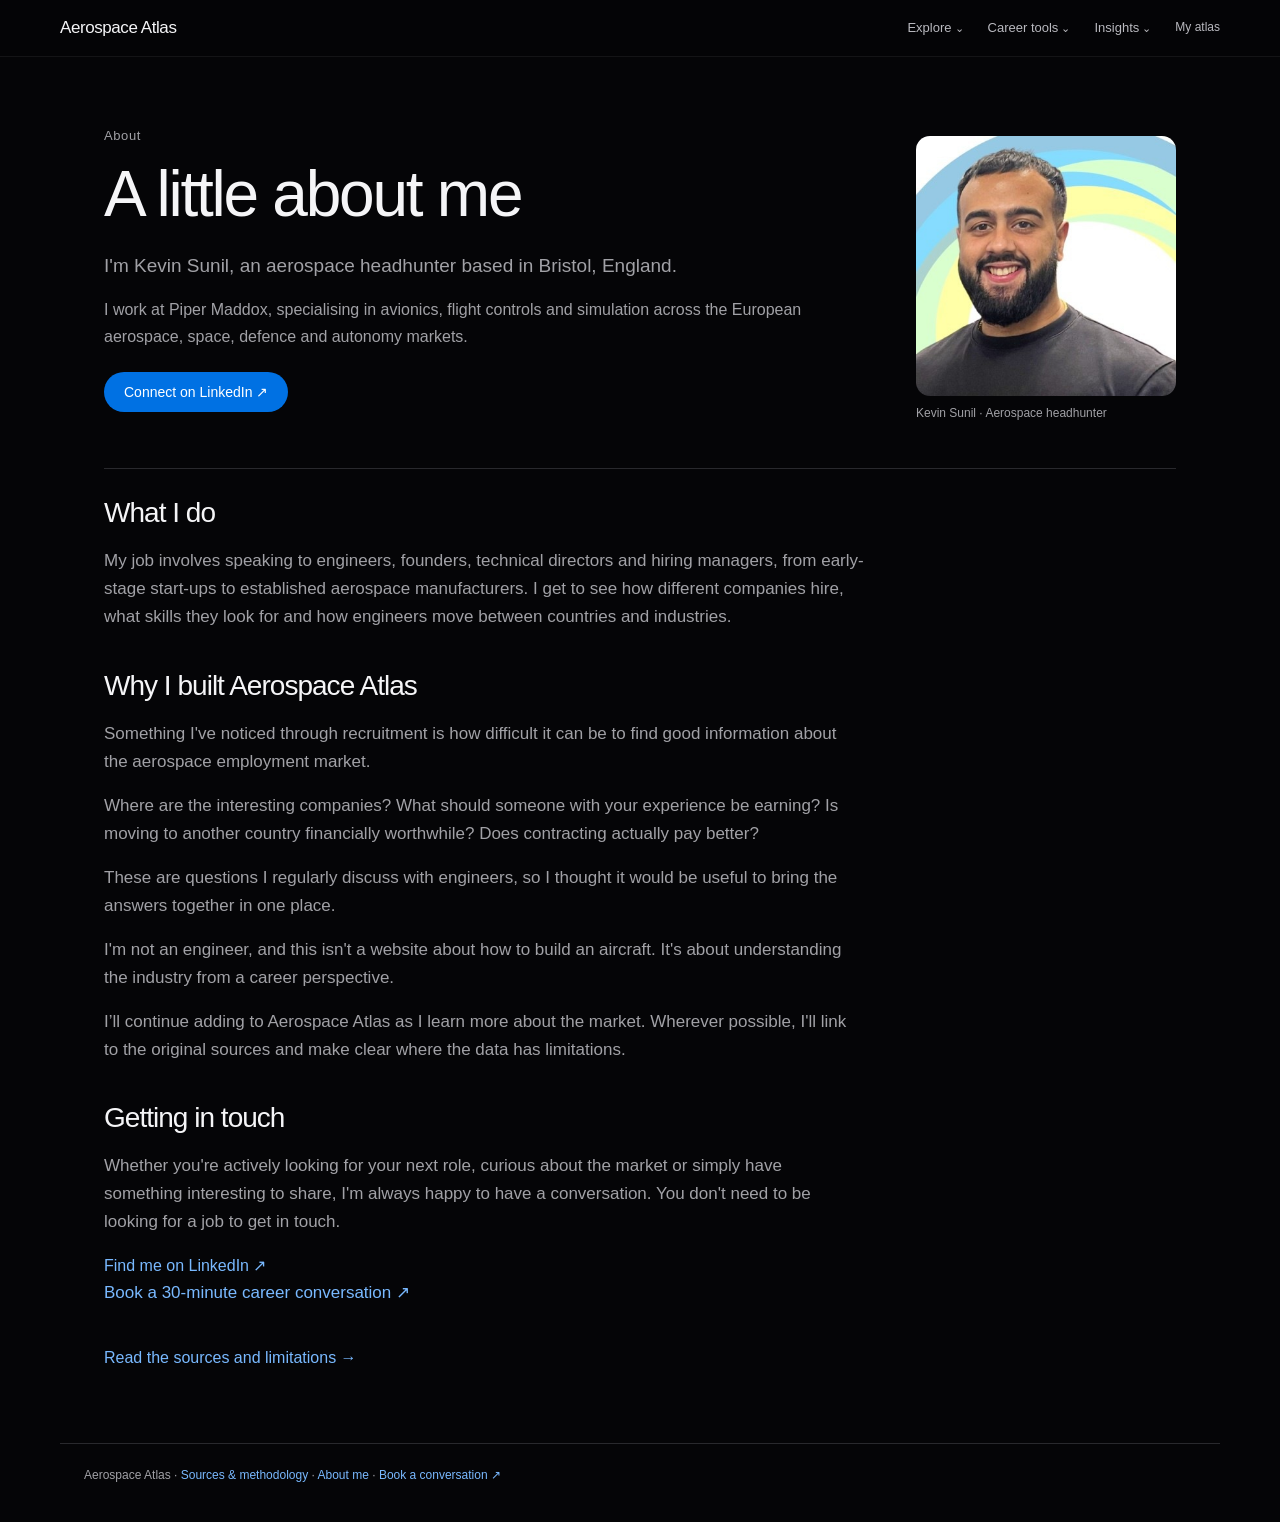
<file: about.html>
<!DOCTYPE html>

<html lang="en"><head><meta charset="utf-8"/><meta content="width=device-width,initial-scale=1" name="viewport"/><title>About | Aerospace Atlas</title><link href="style.css" rel="stylesheet"/><script>const clean=new URL(location.href);if(clean.searchParams.has("utm_source")){clean.searchParams.delete("utm_source");history.replaceState(null,"",clean.pathname+clean.search+clean.hash)}</script></head><body class="page page-about"><header><a class="brand" href="index.html">Aerospace Atlas</a><nav aria-label="Main navigation" class="atlas-nav"><details class="nav-group"><summary>Explore</summary><div class="nav-menu"><a href="companies.html">Companies & places</a></div></details><details class="nav-group"><summary>Career tools</summary><div class="nav-menu"><a href="salary-calculator.html">Salary calculator</a><a href="inside-ir35.html">Inside IR35</a><a href="outside-ir35.html">Outside IR35</a><a href="relocation.html">Cost of living</a><a href="skills.html">Transferable skills</a></div></details><details class="nav-group"><summary>Insights</summary><div class="nav-menu"><a href="news.html">Industry news</a><a href="salaries.html">Pay & offers</a><a href="insights.html">Field notes</a></div></details><a href="personal.html">My atlas</a></nav></header><main class="subpage-main"><section class="profile-intro page-hero page-hero-about"><div><div class="eyebrow">About</div><h1>A little about me</h1><p class="intro">I'm Kevin Sunil, an aerospace headhunter based in Bristol, England.</p><p>I work at Piper Maddox, specialising in avionics, flight controls and simulation across the European aerospace, space, defence and autonomy markets.</p><div class="profile-links"><a class="primary" href="https://www.linkedin.com/in/kevin-sunil-26225a200/" rel="noopener noreferrer" target="_blank">Connect on LinkedIn ↗</a></div></div><figure class="profile-photo"><img alt="Portrait of Kevin Sunil" height="400" src="kevin-sunil.jpg" width="400"/><figcaption>Kevin Sunil · Aerospace headhunter</figcaption></figure></section><div class="profile-copy"><div class="chapter"><h2>What I do</h2><p>My job involves speaking to engineers, founders, technical directors and hiring managers, from early-stage start-ups to established aerospace manufacturers. I get to see how different companies hire, what skills they look for and how engineers move between countries and industries.</p></div><div class="chapter"><h2>Why I built Aerospace Atlas</h2><p>Something I've noticed through recruitment is how difficult it can be to find good information about the aerospace employment market.</p><p>Where are the interesting companies? What should someone with your experience be earning? Is moving to another country financially worthwhile? Does contracting actually pay better?</p><p>These are questions I regularly discuss with engineers, so I thought it would be useful to bring the answers together in one place.</p><p>I'm not an engineer, and this isn't a website about how to build an aircraft. It's about understanding the industry from a career perspective.</p><p>I’ll continue adding to Aerospace Atlas as I learn more about the market. Wherever possible, I'll link to the original sources and make clear where the data has limitations.</p></div><div class="chapter"><h2>Getting in touch</h2><p>Whether you're actively looking for your next role, curious about the market or simply have something interesting to share, I'm always happy to have a conversation. You don't need to be looking for a job to get in touch.</p><a href="https://www.linkedin.com/in/kevin-sunil-26225a200/" rel="noopener noreferrer" target="_blank">Find me on LinkedIn ↗</a><p><a href="https://calendly.com/k-sunil-pipermaddox/30min" target="_blank" rel="noopener noreferrer">Book a 30-minute career conversation ↗</a></p></div><a href="sources.html">Read the sources and limitations →</a></div></main><footer>Aerospace Atlas · <a href="sources.html">Sources &amp; methodology</a> · <a href="about.html" aria-current="page">About me</a> · <a href="https://calendly.com/k-sunil-pipermaddox/30min" target="_blank" rel="noopener noreferrer">Book a conversation ↗</a></footer><script src="navigation.js"></script></body></html>
</file>
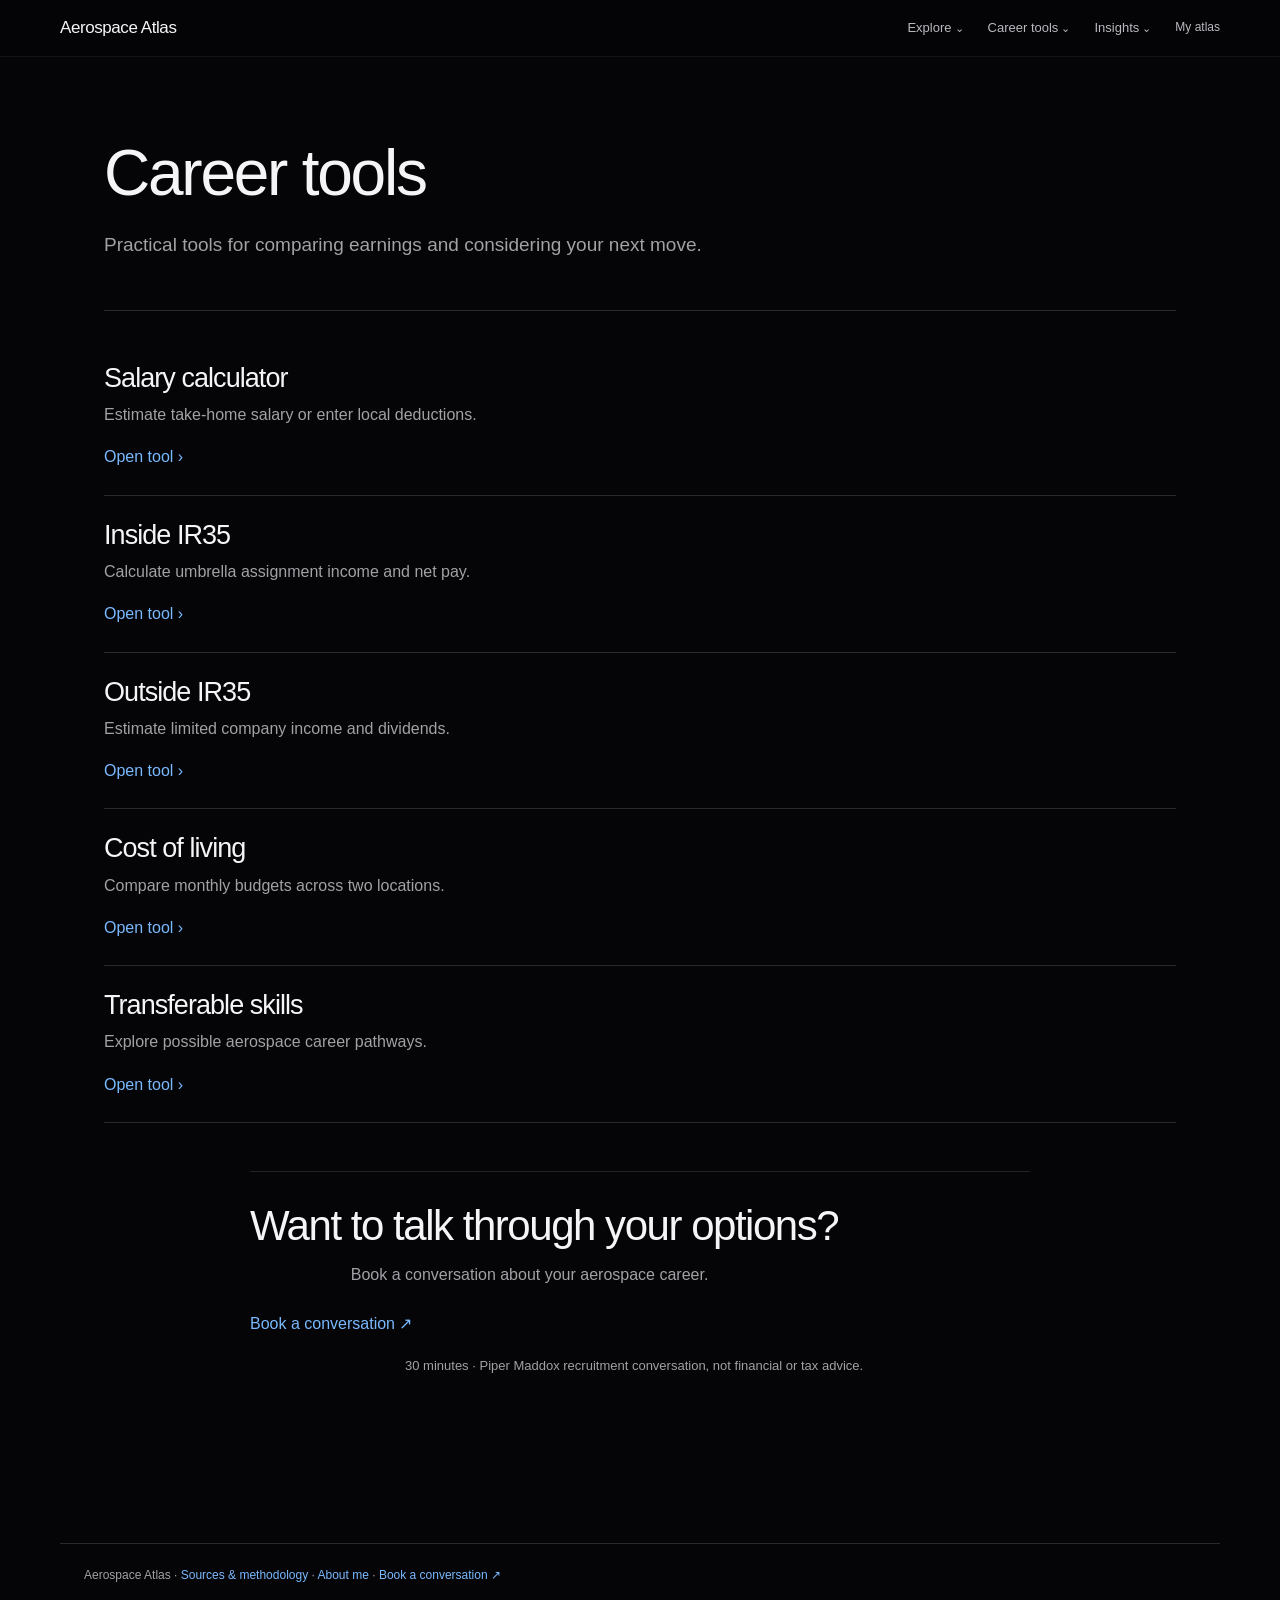
<file: career-tools.html>
<!DOCTYPE html>

<html lang="en"><head><meta charset="utf-8"/><meta content="width=device-width,initial-scale=1" name="viewport"/><title>Career tools | Aerospace Atlas</title><link href="style.css" rel="stylesheet"/><script>const clean=new URL(location.href);if(clean.searchParams.has("utm_source")){clean.searchParams.delete("utm_source");history.replaceState(null,"",clean.pathname+clean.search+clean.hash)}</script></head><body class="page"><header><a class="brand" href="index.html">Aerospace Atlas</a><nav aria-label="Main navigation" class="atlas-nav"><details class="nav-group"><summary>Explore</summary><div class="nav-menu"><a href="companies.html">Companies & places</a></div></details><details class="nav-group"><summary>Career tools</summary><div class="nav-menu"><a href="salary-calculator.html">Salary calculator</a><a href="inside-ir35.html">Inside IR35</a><a href="outside-ir35.html">Outside IR35</a><a href="relocation.html">Cost of living</a><a href="skills.html">Transferable skills</a></div></details><details class="nav-group"><summary>Insights</summary><div class="nav-menu"><a href="news.html">Industry news</a><a href="salaries.html">Pay & offers</a><a href="insights.html">Field notes</a></div></details><a href="personal.html">My atlas</a></nav></header><main class="subpage-main"><section class="page-hero"><h1>Career tools</h1><p class="intro">Practical tools for comparing earnings and considering your next move.</p></section><div class="tool-list"><a href="salary-calculator.html"><h2>Salary calculator</h2><p>Estimate take-home salary or enter local deductions.</p><span>Open tool ›</span></a><a href="inside-ir35.html"><h2>Inside IR35</h2><p>Calculate umbrella assignment income and net pay.</p><span>Open tool ›</span></a><a href="outside-ir35.html"><h2>Outside IR35</h2><p>Estimate limited company income and dividends.</p><span>Open tool ›</span></a><a href="relocation.html"><h2>Cost of living</h2><p>Compare monthly budgets across two locations.</p><span>Open tool ›</span></a><a href="skills.html"><h2>Transferable skills</h2><p>Explore possible aerospace career pathways.</p><span>Open tool ›</span></a></div><section class="career-conversation"><h2>Want to talk through your options?</h2><p>Book a conversation about your aerospace career.</p><a href="https://calendly.com/k-sunil-pipermaddox/30min" target="_blank" rel="noopener noreferrer">Book a conversation ↗</a><p class="small">30 minutes · Piper Maddox recruitment conversation, not financial or tax advice.</p></section></main><footer>Aerospace Atlas · <a href="sources.html">Sources &amp; methodology</a> · <a href="about.html">About me</a> · <a href="https://calendly.com/k-sunil-pipermaddox/30min" target="_blank" rel="noopener noreferrer">Book a conversation ↗</a></footer><script src="navigation.js"></script></body></html>
</file>
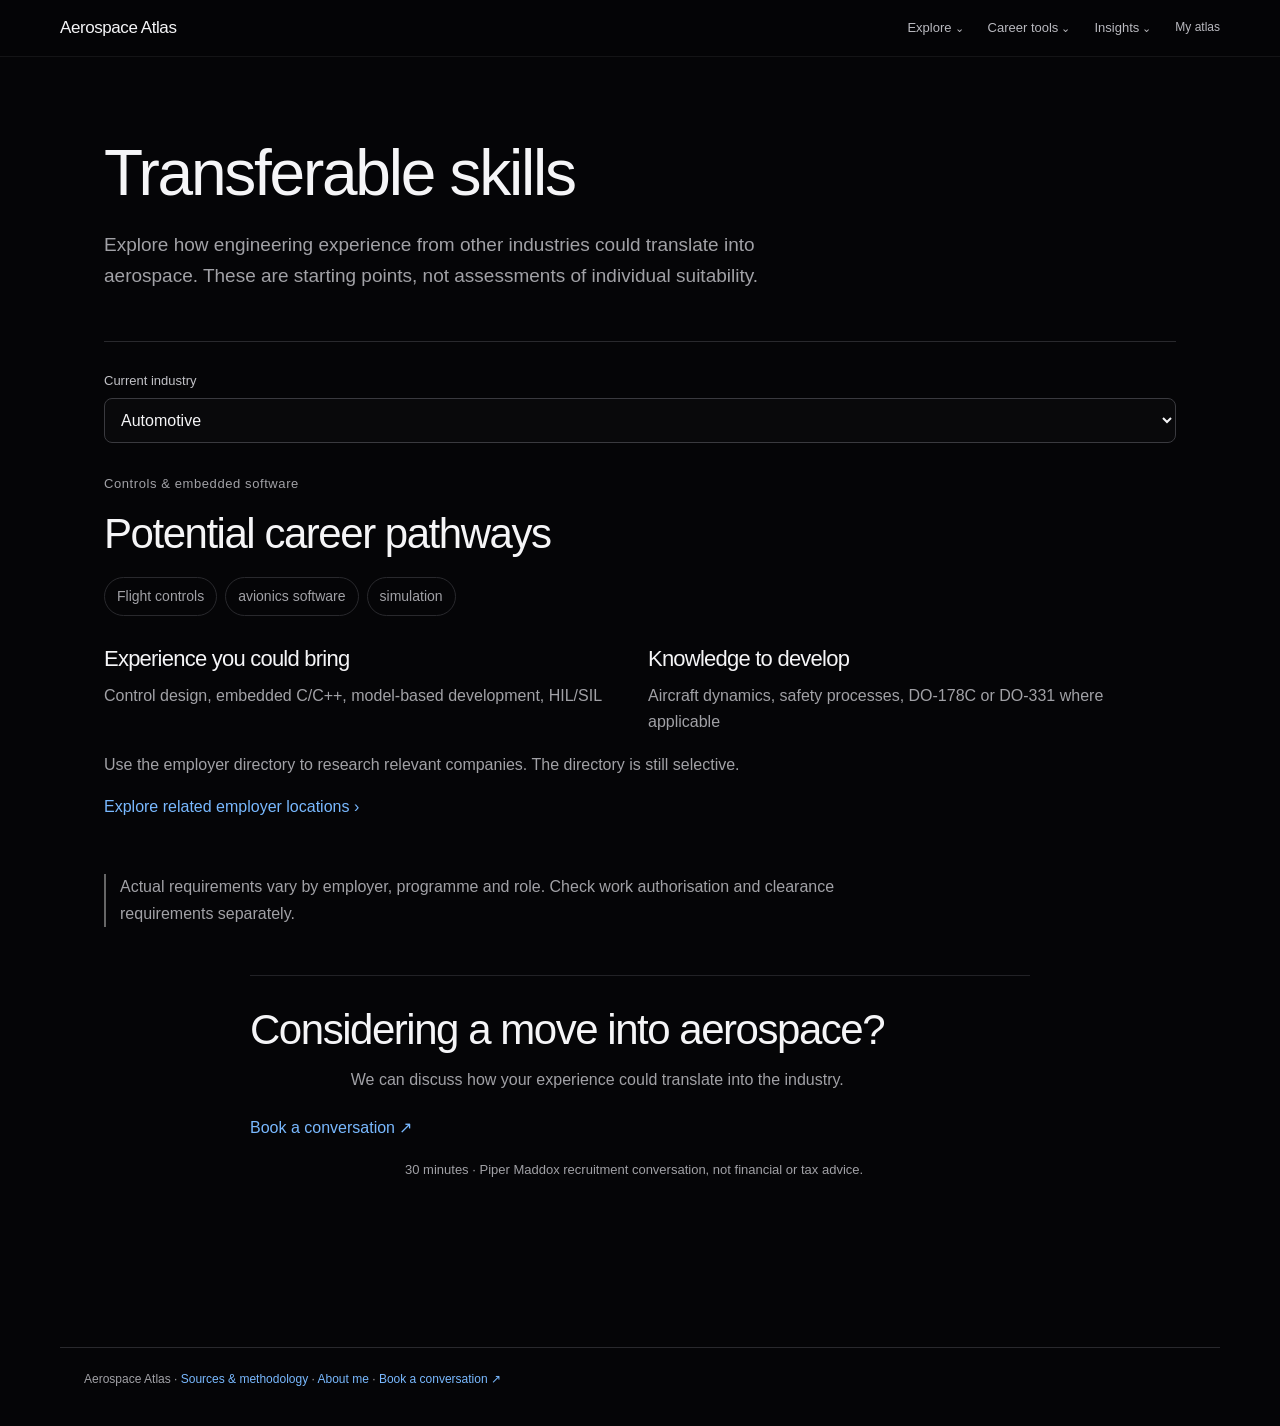
<file: skills.html>
<!DOCTYPE html>

<html lang="en"><head><meta charset="utf-8"/><meta content="width=device-width,initial-scale=1" name="viewport"/><title>Transferable skills | Aerospace Atlas</title><link href="style.css" rel="stylesheet"/><script>const clean=new URL(location.href);if(clean.searchParams.has("utm_source")){clean.searchParams.delete("utm_source");history.replaceState(null,"",clean.pathname+clean.search+clean.hash)}</script></head><body class="page"><header><a class="brand" href="index.html">Aerospace Atlas</a><nav aria-label="Main navigation" class="atlas-nav"><details class="nav-group"><summary>Explore</summary><div class="nav-menu"><a href="companies.html">Companies & places</a></div></details><details class="nav-group"><summary>Career tools</summary><div class="nav-menu"><a href="salary-calculator.html">Salary calculator</a><a href="inside-ir35.html">Inside IR35</a><a href="outside-ir35.html">Outside IR35</a><a href="relocation.html">Cost of living</a><a href="skills.html" aria-current="page">Transferable skills</a></div></details><details class="nav-group"><summary>Insights</summary><div class="nav-menu"><a href="news.html">Industry news</a><a href="salaries.html">Pay & offers</a><a href="insights.html">Field notes</a></div></details><a href="personal.html">My atlas</a></nav></header><main class="subpage-main"><section class="page-hero"><h1>Transferable skills</h1><p class="intro">Explore how engineering experience from other industries could translate into aerospace. These are starting points, not assessments of individual suitability.</p></section><label for="origin">Current industry</label><select id="origin"><option value="0">Automotive</option><option value="1">Motorsport</option><option value="2">Robotics</option><option value="3">Industrial automation</option><option value="4">Energy</option><option value="5">Software & technology</option><option value="6">Other engineering</option></select><div id="pathway" aria-live="polite"></div><p class="notice">Actual requirements vary by employer, programme and role. Check work authorisation and clearance requirements separately.</p><section class="career-conversation"><h2>Considering a move into aerospace?</h2><p>We can discuss how your experience could translate into the industry.</p><a href="https://calendly.com/k-sunil-pipermaddox/30min" target="_blank" rel="noopener noreferrer">Book a conversation ↗</a><p class="small">30 minutes · Piper Maddox recruitment conversation, not financial or tax advice.</p></section></main><footer>Aerospace Atlas · <a href="sources.html">Sources &amp; methodology</a> · <a href="about.html">About me</a> · <a href="https://calendly.com/k-sunil-pipermaddox/30min" target="_blank" rel="noopener noreferrer">Book a conversation ↗</a></footer><script>const paths=[["Automotive", "Controls & embedded software", "Flight controls; avionics software; simulation", "Control design, embedded C/C++, model-based development, HIL/SIL", "Aircraft dynamics, safety processes, DO-178C or DO-331 where applicable", "avionics"], ["Motorsport", "Aerodynamics & structures", "Aerodynamics; aircraft structures; spacecraft mechanical design", "CFD, FEA, composites, lightweight design, test correlation", "Flight load cases, fatigue, certification evidence, vacuum and thermal environments for space roles", "aircraft"], ["Robotics", "Autonomy & controls", "GNC; autonomous flight; robotics", "State estimation, sensor fusion, motion planning, control algorithms", "Flight dynamics, navigation integrity, real-time verification and flight testing", "space"], ["Industrial automation", "Controls & integration", "Ground systems; test engineering; production systems", "PLC/SCADA, instrumentation, commissioning, systems integration", "Aerospace interfaces, mission operations or product assurance, depending on role", "space"], ["Energy", "Electrical & thermal engineering", "Power systems; thermal engineering; test engineering", "Power electronics, heat transfer, fluid systems, modelling and validation", "Mass and volume constraints, aerospace qualification, vibration and environmental testing", "aerospace"], ["Software & technology", "Embedded & software engineering", "Flight software; ground software; simulation", "Software architecture, C/C++, Python, testing, CI/CD", "Real-time constraints, fault tolerance, spacecraft interfaces and safety assurance where relevant", "space"], ["Other engineering", "Mechanical & systems engineering", "Systems engineering; mechanical design; integration and test", "Requirements, design reviews, CAD, verification and interface management", "Programme-specific standards, qualification, aerospace materials and environmental constraints", "aerospace"]];function showPath(){const [industry,focus,roles,skills,gaps,q]=paths[Number(document.getElementById("origin").value)];document.getElementById("pathway").innerHTML=`<section><p class="eyebrow">${focus}</p><h2>Potential career pathways</h2><div class="path-roles">${roles.split("; ").map(x=>`<span class="pill">${x}</span>`).join("")}</div><div class="grid"><article><h3>Experience you could bring</h3><p>${skills}</p></article><article><h3>Knowledge to develop</h3><p>${gaps}</p></article></div><p>Use the employer directory to research relevant companies. The directory is still selective.</p><a href="companies.html?search=${encodeURIComponent(q)}">Explore related employer locations ›</a></section>`}document.getElementById("origin").addEventListener("change",showPath);showPath();</script><script src="navigation.js"></script></body></html>
</file>
<file: style.css>
:root{color-scheme:dark;--bg:#050507;--panel:#121214;--ink:#f5f5f7;--muted:#a1a1a6;--accent:#79b9ff;--line:#29292d;--font:-apple-system,BlinkMacSystemFont,"Segoe UI","Inter",Arial,sans-serif;--heading:-apple-system,BlinkMacSystemFont,"Segoe UI Light","Inter", "Segoe UI",Arial,sans-serif}
*{box-sizing:border-box}html{scroll-padding-top:85px}body{margin:0;background:var(--bg);color:var(--ink);font:400 16px/1.65 var(--font);min-height:100vh}a{color:var(--accent);text-decoration:none}a:hover{text-decoration:underline}a:focus-visible,button:focus-visible,summary:focus-visible,input:focus-visible,select:focus-visible{outline:2px solid var(--accent);outline-offset:4px}img[hidden],a[hidden]{display:none!important}header{position:sticky;top:0;z-index:10;display:flex;align-items:center;justify-content:space-between;gap:20px;padding:14px max(24px,calc((100% - 1160px)/2));background:#050507e8;backdrop-filter:blur(24px);border-bottom:1px solid #ffffff10}header .brand{font-size:17px;font-weight:500;color:var(--ink);white-space:nowrap;letter-spacing:-.025em}nav{display:flex;align-items:center;flex-wrap:wrap;gap:18px}nav a{font-size:12px;color:#b9b9bf;white-space:nowrap}nav a[aria-current]{color:#fff}main{max-width:1120px;margin:auto;padding:44px 24px}h1,h2,h3,.headline strong,.result{font-family:var(--heading);font-weight:350;letter-spacing:-.035em;line-height:1.15}h1{font-size:clamp(38px,5vw,68px);margin:12px 0 18px}h2{font-size:clamp(27px,3.5vw,42px);margin:12px 0 18px}h3{font-size:22px;margin:0 0 12px}p{color:var(--muted);margin:0 0 16px;max-width:800px}.intro{font-size:19px;line-height:1.65;max-width:740px}.eyebrow,.small,.tag,.count{color:var(--muted);font-size:13px}.eyebrow{letter-spacing:.045em}.home-main{max-width:none;padding:0}.home-hero{text-align:center;background:#050507;margin:0;overflow:hidden}.cover-copy{padding:68px 24px 34px;margin:auto;max-width:820px}.home-hero h1{font-size:clamp(54px,7.5vw,104px);font-weight:300;letter-spacing:-.055em;margin:0 0 18px}.home-hero p{font-size:clamp(17px,2vw,21px);max-width:620px;margin:0 auto 20px}.editorial-link{font-size:16px;color:var(--accent)}.hero-visual{position:relative;margin:0 auto;max-width:1500px;min-height:clamp(180px,33vw,470px);background:radial-gradient(ellipse at 50% 115%,#23364c 0%,#0b121d 34%,#050507 70%);display:grid;place-items:center;overflow:hidden}.hero-visual .cover-photo{width:100%;height:auto;max-height:620px;object-fit:contain;display:block;mask-image:linear-gradient(to bottom,transparent 0%,#000 12%,#000 78%,transparent 100%)}.photo-credit{position:absolute;bottom:12px;right:24px;color:#a1a1a6;font-size:11px}.home-section-title,.feature-grid,.home-note{max-width:1160px;width:calc(100% - 48px);margin-left:auto;margin-right:auto}.home-section-title{text-align:center;margin-top:54px;margin-bottom:28px}.home-section-title h2{font-size:30px}.feature-grid{display:grid;grid-template-columns:repeat(2,minmax(0,1fr));gap:12px}.feature-tile{display:flex;flex-direction:column;align-items:center;justify-content:flex-start;text-align:center;background:#101012;min-height:280px;overflow:hidden;color:var(--ink);padding:38px 26px 0;position:relative;isolation:isolate}.feature-tile:hover{text-decoration:none;background:#151517}.feature-tile:hover .feature-copy span{text-decoration:underline}.feature-wide{grid-column:1/-1;min-height:350px;background:#0c0c0e}.feature-copy{position:relative;z-index:1;max-width:540px}.feature-copy h2{font-size:clamp(26px,3vw,42px);font-weight:350;margin:0 0 10px}.feature-copy p{font-size:16px;margin:0 auto 12px}.feature-copy span{color:var(--accent);font-size:15px}.tile-photo{width:100%;height:190px;object-fit:contain;display:block;margin:22px auto 0;mask-image:linear-gradient(to bottom,transparent,#000 18%,#000 85%,transparent);transition:transform .4s}.feature-wide .tile-photo{height:260px}.feature-tile:hover .tile-photo{transform:scale(1.02)}.text-tile{min-height:240px;justify-content:center;padding:36px 24px}.feature-tile[href="about.html"] .tile-photo{width:130px;height:130px;object-fit:contain;mask-image:none;border-radius:50%;margin-bottom:24px}.home-note{margin-top:38px;margin-bottom:38px;font-size:14px;text-align:center}.subpage-main{padding-top:58px}.page-hero{padding:10px 0 34px;margin:0 0 28px;border-bottom:1px solid var(--line);background:none}.page-hero h1{font-weight:350}.chapter{max-width:760px;margin:28px 0 38px}.chapter h2{font-size:28px}.chapter p{font-size:17px}.grid{display:grid;grid-template-columns:repeat(auto-fit,minmax(min(260px,100%),1fr));gap:16px}.panel,.recommend,.headline{background:var(--panel);padding:24px;border:1px solid #ffffff0c;border-radius:14px;min-width:0}.panel .panel{padding:18px}.headline{margin:20px 0 12px;background:#151518}.headline strong{display:block;font-size:clamp(34px,5vw,60px);margin:6px 0 10px}.headline p{margin-bottom:0}.result{font-size:clamp(26px,3vw,40px);font-variant-numeric:tabular-nums}.recommend{margin:16px 0}.quick{display:grid;grid-template-columns:repeat(auto-fit,minmax(240px,1fr));gap:12px}.quick a{padding:22px;background:var(--panel);color:var(--ink);border-radius:12px}.quick strong,.quick span{display:block}.quick span{color:var(--muted)}section{padding:30px 0}label{display:block;color:#c2c2c7;font-size:13px;margin:14px 0 6px}input,select{width:100%;background:#09090b;border:1px solid #3a3a3f;color:var(--ink);border-radius:8px;padding:12px;font:inherit}button,.primary{display:inline-block;border:0;background:#0071e3;color:white;font:500 14px var(--font);border-radius:999px;padding:12px 20px;cursor:pointer}button:hover,.primary:hover{background:#1681ed;text-decoration:none}.bar{height:8px;background:#29292e;border-radius:8px;overflow:hidden;margin:10px 0}.bar i{display:block;height:100%;background:#79b9ff;border-radius:8px}table{width:100%;border-collapse:collapse;font-variant-numeric:tabular-nums;font-size:14px}td,th{text-align:left;padding:12px 7px;border-bottom:1px solid var(--line)}td:last-child,th:last-child{text-align:right}th{font-weight:500;color:#d1d1d6}details{margin:18px 0}summary{cursor:pointer;color:var(--accent)}.notice{border-left:2px solid #666;padding-left:14px;margin:24px 0;color:var(--muted)}.countryhead{font-size:28px;margin:28px 0 14px}.city .country{font-size:13px;color:var(--accent)}.city dl{font-size:14px}.city dt{color:var(--muted);margin-top:10px}.city dd{margin:0}.city button{margin-top:12px}.city h3{margin-top:8px}.pill{display:inline-block;padding:3px 9px;border:1px solid var(--line);border-radius:20px;color:var(--muted);font-size:12px}.profile-intro{display:grid;grid-template-columns:minmax(0,1fr) 260px;align-items:center;gap:40px}.profile-photo{margin:0}.profile-photo img{display:block;width:100%;height:auto;aspect-ratio:1;object-fit:contain;border-radius:14px}.profile-photo figcaption{color:var(--muted);font-size:12px;margin-top:8px}.profile-links{margin:22px 0}.heritage-strip{max-width:620px;margin:58px auto 10px;display:flex;justify-content:center;gap:24px;padding:0 24px}.heritage-item{position:relative;flex:1 1 0;height:90px;min-width:0}.heritage-item img{display:block;width:100%;height:100%;object-fit:contain;opacity:.2;filter:grayscale(1);mask-image:radial-gradient(ellipse,#000 35%,transparent 80%);transition:opacity .25s}.heritage-item span{position:absolute;bottom:-6px;left:0;right:0;font-size:10px;text-align:center;opacity:0;color:var(--muted)}.heritage-item:hover img,.heritage-item:focus-visible img{opacity:1;mask-image:none}.heritage-item:hover span,.heritage-item:focus-visible span{opacity:1}footer{max-width:1160px;margin:28px auto 0;padding:22px 24px 36px;border-top:1px solid var(--line);font-size:12px;color:var(--muted)}
@media(max-width:800px){header{flex-direction:column;align-items:flex-start;gap:10px;padding:12px 20px}nav{gap:10px 16px}.profile-intro{grid-template-columns:1fr}.profile-photo{max-width:220px}.subpage-main{padding-top:32px}}@media(max-width:560px){main{padding:26px 18px}.cover-copy{padding:48px 20px 24px}.home-section-title,.feature-grid,.home-note{width:calc(100% - 24px)}.feature-grid{grid-template-columns:1fr}.feature-wide{grid-column:auto}.feature-tile{min-height:240px;padding:30px 18px 0}.text-tile{min-height:200px;padding:30px 18px}.panel,.headline,.recommend{padding:17px}.hero-visual{min-height:170px}.photo-credit{right:10px;font-size:10px}.heritage-strip{gap:10px}.heritage-item{height:66px}table{font-size:12px}}@media(prefers-reduced-motion:reduce){*{transition:none!important}}

.calc-layout{display:grid;grid-template-columns:1fr 1fr;gap:24px;align-items:start}.calc-layout .result{font-size:clamp(36px,6vw,64px);font-weight:350}.calc-layout td{padding:10px 5px}.news-entry{padding:24px 0;border-bottom:1px solid var(--line)}.news-entry h2{font-size:25px}.news-entry small{color:var(--muted)}@media(max-width:720px){.calc-layout{grid-template-columns:1fr}}

/* v0.14: compact navigation and editorial homepage */
.atlas-nav{gap:24px}.atlas-nav .nav-group{position:relative;margin:0}.atlas-nav summary{font-size:13px;color:#b9b9bf;list-style:none;white-space:nowrap}.atlas-nav summary::-webkit-details-marker{display:none}.atlas-nav summary:after{content:" ⌄";font-size:11px}.nav-menu{position:absolute;top:calc(100% + 15px);right:0;min-width:205px;background:#18181b;border:1px solid #ffffff18;padding:10px;border-radius:12px;box-shadow:0 16px 50px #0008;display:grid;gap:2px}.nav-menu a{padding:9px 12px;border-radius:6px;font-size:14px}.nav-menu a:hover{background:#ffffff0b;text-decoration:none}.atlas-home-content{max-width:1120px;margin:auto;padding:0 24px}.atlas-home-content section{padding:44px 0;border-bottom:1px solid var(--line)}.atlas-explore{text-align:center}.atlas-explore p{margin:0 auto 16px}.atlas-home-pair{display:grid;grid-template-columns:1fr 1fr;gap:48px}.atlas-home-pair h2{font-size:clamp(26px,3vw,38px)}.home-news-row{display:flex;justify-content:space-between;align-items:baseline;gap:20px;padding:17px 0;border-bottom:1px solid var(--line);color:var(--ink)}.home-news-row small{color:var(--muted);white-space:nowrap}.home-news>a{display:inline-block;margin-top:20px}.home-news .small{margin-top:10px}.home-about{display:flex;gap:24px;align-items:center}.home-about img{border-radius:50%;object-fit:cover}.home-about h2{font-size:28px;margin:0 0 8px}.tool-list>a{display:block;padding:24px 0;border-bottom:1px solid var(--line);color:var(--ink)}.tool-list h2{font-size:27px;margin:0 0 8px}.tool-list span{color:var(--accent)}.path-roles{display:flex;gap:8px;flex-wrap:wrap;margin-bottom:30px}.path-roles .pill{font-size:14px;padding:7px 12px}.atlas-nav a[aria-current]{color:#fff}@media(max-width:800px){.atlas-nav{gap:14px;flex-wrap:wrap}.nav-menu{left:0;right:auto;z-index:20}.atlas-nav .nav-group:nth-child(3) .nav-menu{left:auto;right:0}}@media(max-width:560px){.atlas-home-pair{grid-template-columns:1fr;gap:0}.home-news-row{flex-direction:column;gap:4px}.atlas-home-content section{padding:30px 0}.atlas-nav{gap:12px}.atlas-nav summary{font-size:12px}.nav-menu{min-width:180px}.home-about img{width:70px;height:70px}}

/* Career conversation links */
.career-conversation{margin:48px auto;padding:30px 0;border-top:1px solid rgba(150,150,160,.2);max-width:780px}.career-conversation h2{font-weight:350;margin:0 0 12px}.career-conversation p{max-width:65ch}.career-conversation a{display:inline-block;margin:6px 0}.career-conversation .small{margin-top:12px}.page-home .career-conversation,.home-main .career-conversation{padding-inline:24px;text-align:center}.career-conversation p{margin-inline:auto}
</file>
